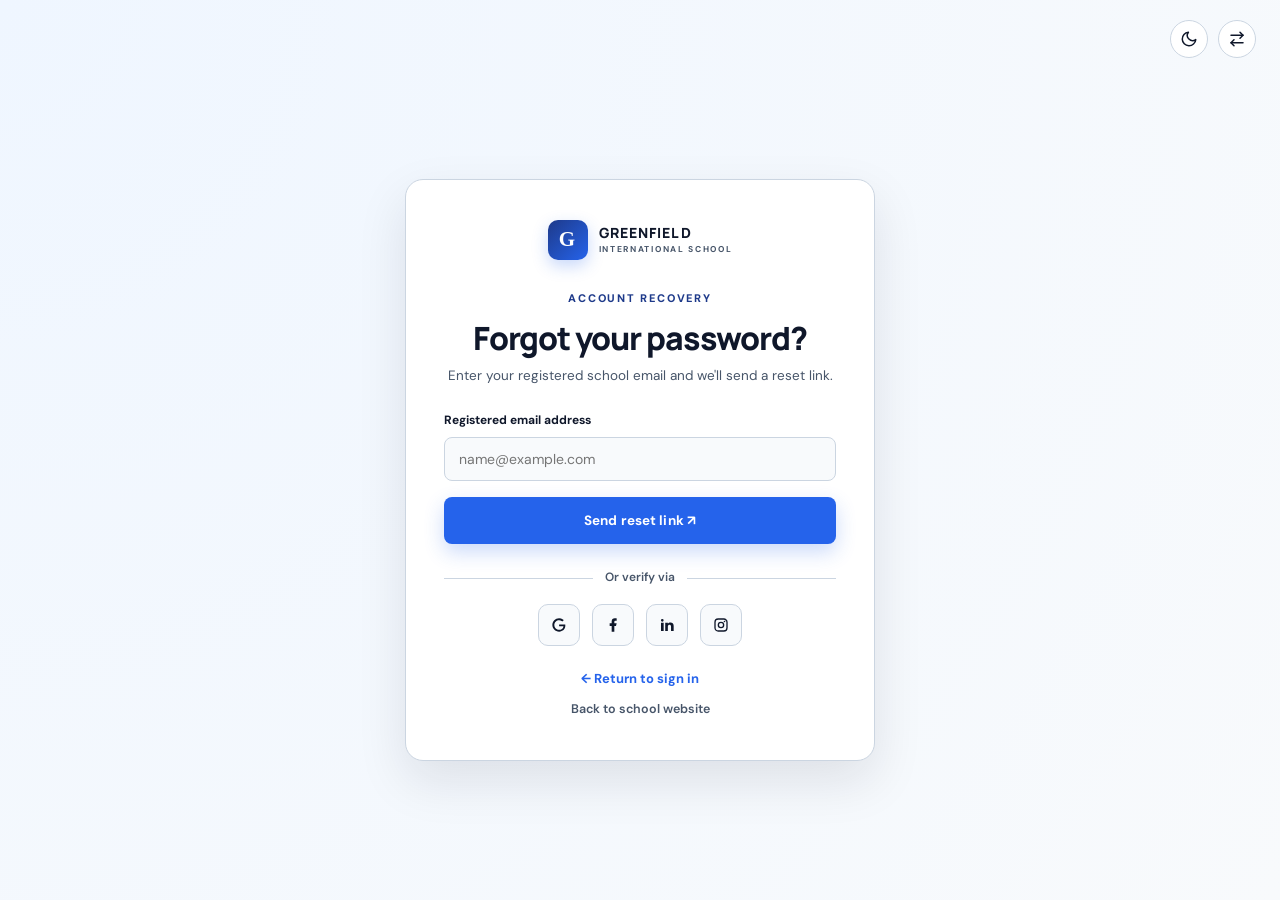
<file: forgot-password.html>
<!DOCTYPE html>
<html lang="en" dir="ltr">
<head>
  <meta charset="UTF-8">
  <meta name="viewport" content="width=device-width, initial-scale=1">
  <title>Reset password | Greenfield International School</title>
  <link rel="preconnect" href="https://fonts.googleapis.com">
  <link rel="preconnect" href="https://fonts.gstatic.com" crossorigin>
  <link href="https://fonts.googleapis.com/css2?family=DM+Sans:wght@400;500;600;700&family=Manrope:wght@400;500;600;700;800&display=swap" rel="stylesheet">
  <link rel="icon" type="image/svg+xml" href="assets/favicon.svg">
  <link rel="stylesheet" href="assets/styles.css">
</head>
<body class="auth-page">
  <div class="auth-tools">
    <button class="icon-btn" data-theme aria-label="Toggle theme" title="Toggle theme">
      <svg viewBox="0 0 24 24" aria-hidden="true"><path d="M21 12.79A9 9 0 1 1 11.21 3 7 7 0 0 0 21 12.79z"></path></svg>
    </button>
    <button class="icon-btn" data-rtl aria-label="Toggle RTL" title="Toggle RTL">
      <svg viewBox="0 0 24 24" aria-hidden="true"><path d="M16 3l4 4-4 4"></path><path d="M20 7H4"></path><path d="M8 21l-4-4 4-4"></path><path d="M4 17h16"></path></svg>
    </button>
  </div>

  <main class="auth-shell">
    <div class="auth-card">
      <a class="brand auth-brand" href="index.html">
        <span class="brand-mark">G</span>
        <span>GREENFIELD<small>INTERNATIONAL SCHOOL</small></span>
      </a>

      <div class="auth-header">
        <span class="eyebrow">ACCOUNT RECOVERY</span>
        <h1>Forgot your password?</h1>
        <p class="auth-sub">Enter your registered school email and we'll send a reset link.</p>
      </div>

      <form class="auth-form" onsubmit="event.preventDefault();document.getElementById('auth-msg').hidden=false">
        <label>
          Registered email address
          <input type="email" required placeholder="name@example.com">
        </label>

        <button class="btn btn-primary btn-full" type="submit">Send reset link ↗</button>
        <p id="auth-msg" class="success-message" hidden>Demo recovery: reset links require a connected authentication service.</p>
      </form>

      <div class="auth-divider"><span>Or verify via</span></div>

      <div class="auth-socials" aria-label="Social recovery options">
        <a href="https://accounts.google.com" target="_blank" rel="noopener" aria-label="Google" title="Google">
          <svg viewBox="0 0 24 24" aria-hidden="true"><path d="M21.35 11.1h-9.17v2.73h6.51c-.33 3.81-3.5 5.44-6.5 5.44C8.36 19.27 5 16.25 5 12c0-4.1 3.2-7.27 7.2-7.27 3.09 0 4.9 1.97 4.9 1.97L19 4.72S16.56 2 12.1 2C6.42 2 2.03 6.8 2.03 12c0 5.05 4.13 10 10.22 10 5.35 0 9.25-3.67 9.25-9.09 0-1.15-.15-1.81-.15-1.81z"></path></svg>
        </a>
        <a href="https://facebook.com" target="_blank" rel="noopener" aria-label="Facebook" title="Facebook">
          <svg viewBox="0 0 24 24" aria-hidden="true"><path d="M14 13.5h2.5l1-4H14v-2c0-1.03 0-2 2-2h1.5V2.14c-.326-.043-1.557-.14-2.857-.14C11.928 2 10 3.657 10 6.7v2.8H7v4h3V22h4v-8.5z"></path></svg>
        </a>
        <a href="https://linkedin.com" target="_blank" rel="noopener" aria-label="LinkedIn" title="LinkedIn">
          <svg viewBox="0 0 24 24" aria-hidden="true"><path d="M6.94 5a2 2 0 1 1-4-.002 2 2 0 0 1 4 .002zM7 8.48H3V21h4V8.48zm6.32 0H9.34V21h3.94v-6.57c0-3.66 4.77-4 4.77 0V21H22v-7.93c0-6.17-7.06-5.94-8.72-2.91l.04-1.68z"></path></svg>
        </a>
        <a href="https://instagram.com" target="_blank" rel="noopener" aria-label="Instagram" title="Instagram">
          <svg viewBox="0 0 24 24" aria-hidden="true"><path d="M7.8 2h8.4C19.4 2 22 4.6 22 7.8v8.4a5.8 5.8 0 0 1-5.8 5.8H7.8C4.6 22 2 19.4 2 16.2V7.8A5.8 5.8 0 0 1 7.8 2zm-.2 2A3.6 3.6 0 0 0 4 7.6v8.8C4 18.39 5.61 20 7.6 20h8.8a3.6 3.6 0 0 0 3.6-3.6V7.6C20 5.61 18.39 4 16.4 4H7.6zm9.65 1.5a1.25 1.25 0 1 1 0 2.5 1.25 1.25 0 0 1 0-2.5zM12 7a5 5 0 1 1 0 10 5 5 0 0 1 0-10zm0 2a3 3 0 1 0 0 6 3 3 0 0 0 0-6z"></path></svg>
        </a>
      </div>

      <p class="auth-switch"><a href="login.html">← Return to sign in</a></p>
      <a class="back-home" href="index.html">Back to school website</a>
    </div>
  </main>

  <script src="assets/script.js"></script>
</body>
</html>
</file>
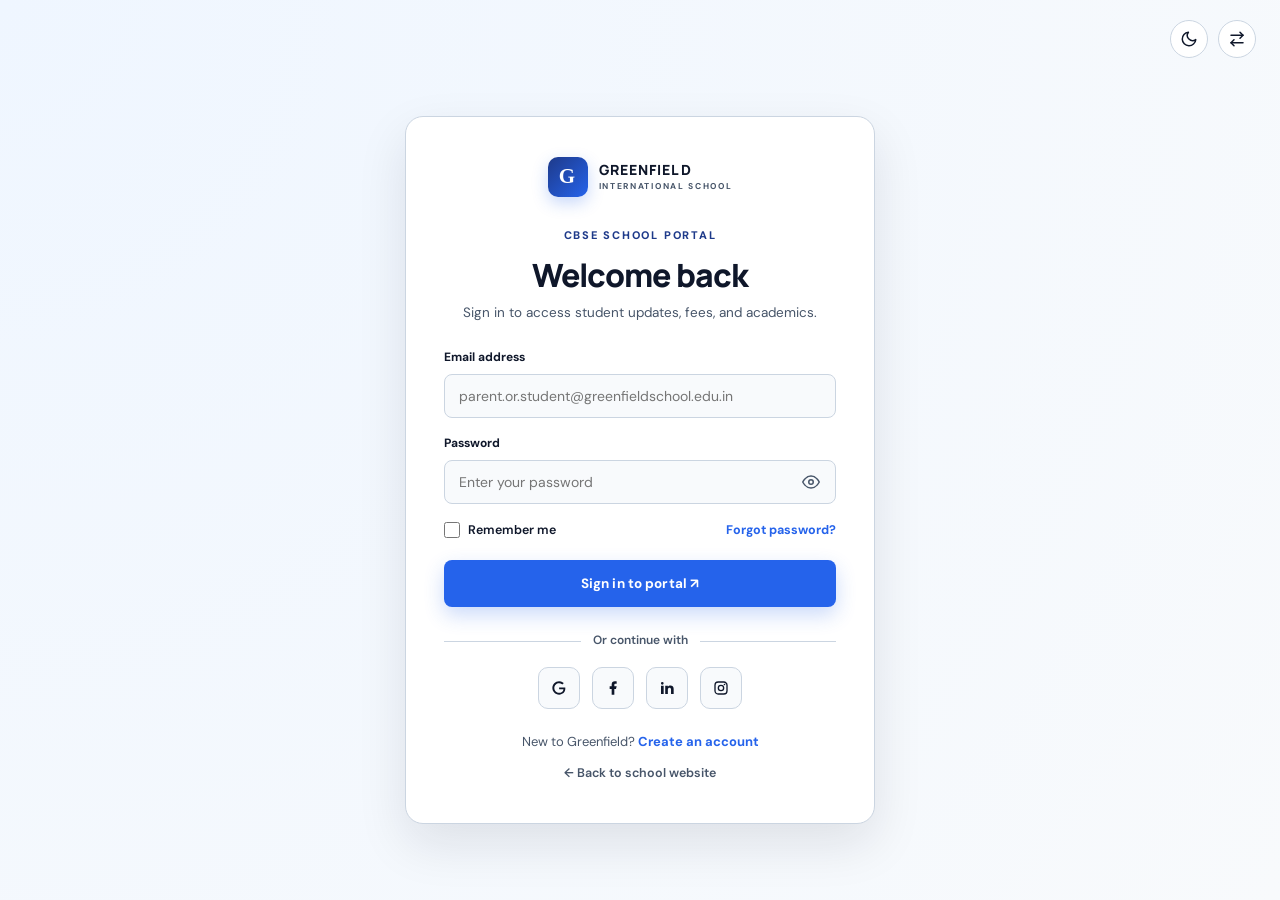
<file: login.html>
<!DOCTYPE html>
<html lang="en" dir="ltr">

<head>
  <meta charset="UTF-8">
  <meta name="viewport" content="width=device-width, initial-scale=1">
  <title>Sign in | Greenfield International School</title>
  <link rel="preconnect" href="https://fonts.googleapis.com">
  <link rel="preconnect" href="https://fonts.gstatic.com" crossorigin>
  <link
    href="https://fonts.googleapis.com/css2?family=DM+Sans:wght@400;500;600;700&family=Manrope:wght@400;500;600;700;800&display=swap"
    rel="stylesheet">
  <link rel="icon" type="image/svg+xml" href="assets/favicon.svg">
  <link rel="stylesheet" href="assets/styles.css">
</head>

<body class="auth-page">
  <div class="auth-tools">
    <button class="icon-btn" data-theme aria-label="Toggle theme" title="Toggle theme">
      <svg viewBox="0 0 24 24" aria-hidden="true">
        <path d="M21 12.79A9 9 0 1 1 11.21 3 7 7 0 0 0 21 12.79z"></path>
      </svg>
    </button>
    <button class="icon-btn" data-rtl aria-label="Toggle RTL" title="Toggle RTL">
      <svg viewBox="0 0 24 24" aria-hidden="true">
        <path d="M16 3l4 4-4 4"></path>
        <path d="M20 7H4"></path>
        <path d="M8 21l-4-4 4-4"></path>
        <path d="M4 17h16"></path>
      </svg>
    </button>
  </div>

  <main class="auth-shell">
    <div class="auth-card">
      <a class="brand auth-brand" href="index.html">
        <span class="brand-mark">G</span>
        <span>GREENFIELD<small>INTERNATIONAL SCHOOL</small></span>
      </a>

      <div class="auth-header">
        <span class="eyebrow">CBSE SCHOOL PORTAL</span>
        <h1>Welcome back</h1>
        <p class="auth-sub">Sign in to access student updates, fees, and academics.</p>
      </div>

      <form class="auth-form" onsubmit="event.preventDefault();document.getElementById('auth-msg').hidden=false">
        <label>
          Email address
          <input type="email" required placeholder="parent.or.student@greenfieldschool.edu.in">
        </label>

        <label>
          Password
          <div class="password-wrap">
            <input type="password" required placeholder="Enter your password">
            <button type="button" class="password-toggle" data-toggle-password aria-label="Show password"></button>
          </div>
        </label>

        <div class="auth-options">
          <label class="remember">
            <input type="checkbox">
            <span>Remember me</span>
          </label>
          <a href="forgot-password.html">Forgot password?</a>
        </div>

        <button class="btn btn-primary btn-full" type="submit">Sign in to portal ↗</button>
        <p id="auth-msg" class="success-message" hidden>Demo sign-in successful. Connect your school portal
          authentication service for live access.</p>
      </form>

      <div class="auth-divider"><span>Or continue with</span></div>

      <div class="auth-socials" aria-label="Social sign in options">
        <a href="https://accounts.google.com" target="_blank" rel="noopener" aria-label="Continue with Google"
          title="Google">
          <svg viewBox="0 0 24 24" aria-hidden="true">
            <path
              d="M21.35 11.1h-9.17v2.73h6.51c-.33 3.81-3.5 5.44-6.5 5.44C8.36 19.27 5 16.25 5 12c0-4.1 3.2-7.27 7.2-7.27 3.09 0 4.9 1.97 4.9 1.97L19 4.72S16.56 2 12.1 2C6.42 2 2.03 6.8 2.03 12c0 5.05 4.13 10 10.22 10 5.35 0 9.25-3.67 9.25-9.09 0-1.15-.15-1.81-.15-1.81z">
            </path>
          </svg>
        </a>
        <a href="https://facebook.com" target="_blank" rel="noopener" aria-label="Continue with Facebook"
          title="Facebook">
          <svg viewBox="0 0 24 24" aria-hidden="true">
            <path
              d="M14 13.5h2.5l1-4H14v-2c0-1.03 0-2 2-2h1.5V2.14c-.326-.043-1.557-.14-2.857-.14C11.928 2 10 3.657 10 6.7v2.8H7v4h3V22h4v-8.5z">
            </path>
          </svg>
        </a>
        <a href="https://linkedin.com" target="_blank" rel="noopener" aria-label="Continue with LinkedIn"
          title="LinkedIn">
          <svg viewBox="0 0 24 24" aria-hidden="true">
            <path
              d="M6.94 5a2 2 0 1 1-4-.002 2 2 0 0 1 4 .002zM7 8.48H3V21h4V8.48zm6.32 0H9.34V21h3.94v-6.57c0-3.66 4.77-4 4.77 0V21H22v-7.93c0-6.17-7.06-5.94-8.72-2.91l.04-1.68z">
            </path>
          </svg>
        </a>
        <a href="https://instagram.com" target="_blank" rel="noopener" aria-label="Continue with Instagram"
          title="Instagram">
          <svg viewBox="0 0 24 24" aria-hidden="true">
            <path
              d="M7.8 2h8.4C19.4 2 22 4.6 22 7.8v8.4a5.8 5.8 0 0 1-5.8 5.8H7.8C4.6 22 2 19.4 2 16.2V7.8A5.8 5.8 0 0 1 7.8 2zm-.2 2A3.6 3.6 0 0 0 4 7.6v8.8C4 18.39 5.61 20 7.6 20h8.8a3.6 3.6 0 0 0 3.6-3.6V7.6C20 5.61 18.39 4 16.4 4H7.6zm9.65 1.5a1.25 1.25 0 1 1 0 2.5 1.25 1.25 0 0 1 0-2.5zM12 7a5 5 0 1 1 0 10 5 5 0 0 1 0-10zm0 2a3 3 0 1 0 0 6 3 3 0 0 0 0-6z">
            </path>
          </svg>
        </a>
      </div>

      <p class="auth-switch">New to Greenfield? <a href="register.html">Create an account</a></p>
      <a class="back-home" href="index.html">← Back to school website</a>
    </div>
  </main>

  <script src="assets/script.js"></script>
</body>

</html>
</file>
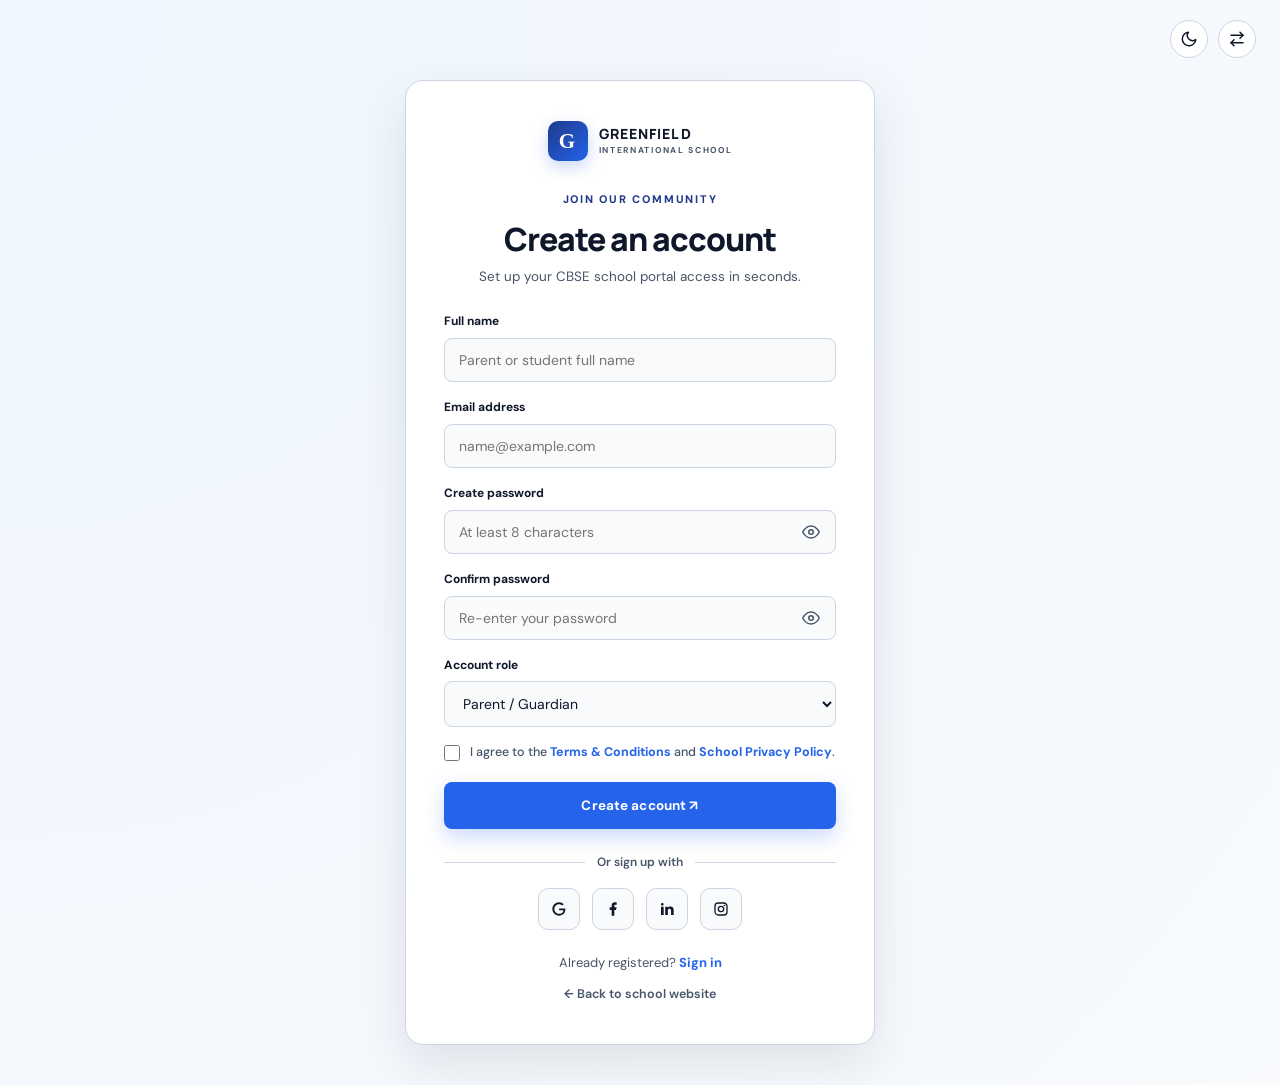
<file: register.html>
<!DOCTYPE html>
<html lang="en" dir="ltr">

<head>
  <meta charset="UTF-8">
  <meta name="viewport" content="width=device-width, initial-scale=1">
  <title>Create account | Greenfield International School</title>
  <link rel="preconnect" href="https://fonts.googleapis.com">
  <link rel="preconnect" href="https://fonts.gstatic.com" crossorigin>
  <link
    href="https://fonts.googleapis.com/css2?family=DM+Sans:wght@400;500;600;700&family=Manrope:wght@400;500;600;700;800&display=swap"
    rel="stylesheet">
  <link rel="icon" type="image/svg+xml" href="assets/favicon.svg">
  <link rel="stylesheet" href="assets/styles.css">
</head>

<body class="auth-page">
  <div class="auth-tools">
    <button class="icon-btn" data-theme aria-label="Toggle theme" title="Toggle theme">
      <svg viewBox="0 0 24 24" aria-hidden="true">
        <path d="M21 12.79A9 9 0 1 1 11.21 3 7 7 0 0 0 21 12.79z"></path>
      </svg>
    </button>
    <button class="icon-btn" data-rtl aria-label="Toggle RTL" title="Toggle RTL">
      <svg viewBox="0 0 24 24" aria-hidden="true">
        <path d="M16 3l4 4-4 4"></path>
        <path d="M20 7H4"></path>
        <path d="M8 21l-4-4 4-4"></path>
        <path d="M4 17h16"></path>
      </svg>
    </button>
  </div>

  <main class="auth-shell">
    <div class="auth-card">
      <a class="brand auth-brand" href="index.html">
        <span class="brand-mark">G</span>
        <span>GREENFIELD<small>INTERNATIONAL SCHOOL</small></span>
      </a>

      <div class="auth-header">
        <span class="eyebrow">JOIN OUR COMMUNITY</span>
        <h1>Create an account</h1>
        <p class="auth-sub">Set up your CBSE school portal access in seconds.</p>
      </div>

      <form class="auth-form" onsubmit="event.preventDefault();document.getElementById('auth-msg').hidden=false">
        <label>
          Full name
          <input type="text" required placeholder="Parent or student full name">
        </label>

        <label>
          Email address
          <input type="email" required placeholder="name@example.com">
        </label>

        <label>
          Create password
          <div class="password-wrap">
            <input type="password" minlength="8" required placeholder="At least 8 characters">
            <button type="button" class="password-toggle" data-toggle-password aria-label="Show password"></button>
          </div>
        </label>

        <label>
          Confirm password
          <div class="password-wrap">
            <input type="password" minlength="8" required placeholder="Re-enter your password">
            <button type="button" class="password-toggle" data-toggle-password aria-label="Show password"></button>
          </div>
        </label>

        <label>
          Account role
          <select>
            <option>Parent / Guardian</option>
            <option>Student (CBSE Grade I–XII)</option>
            <option>Faculty / Staff Member</option>
          </select>
        </label>

        <label class="terms-check">
          <input type="checkbox" required>
          <span>I agree to the <a href="admissions.html">Terms &amp; Conditions</a> and <a href="about.html">School
              Privacy Policy</a>.</span>
        </label>

        <button class="btn btn-primary btn-full" type="submit">Create account ↗</button>
        <p id="auth-msg" class="success-message" hidden>Demo registration received. Connect a backend service to create
          live school portal accounts.</p>
      </form>

      <div class="auth-divider"><span>Or sign up with</span></div>

      <div class="auth-socials" aria-label="Social sign up options">
        <a href="https://accounts.google.com" target="_blank" rel="noopener" aria-label="Sign up with Google"
          title="Google">
          <svg viewBox="0 0 24 24" aria-hidden="true">
            <path
              d="M21.35 11.1h-9.17v2.73h6.51c-.33 3.81-3.5 5.44-6.5 5.44C8.36 19.27 5 16.25 5 12c0-4.1 3.2-7.27 7.2-7.27 3.09 0 4.9 1.97 4.9 1.97L19 4.72S16.56 2 12.1 2C6.42 2 2.03 6.8 2.03 12c0 5.05 4.13 10 10.22 10 5.35 0 9.25-3.67 9.25-9.09 0-1.15-.15-1.81-.15-1.81z">
            </path>
          </svg>
        </a>
        <a href="https://facebook.com" target="_blank" rel="noopener" aria-label="Sign up with Facebook"
          title="Facebook">
          <svg viewBox="0 0 24 24" aria-hidden="true">
            <path
              d="M14 13.5h2.5l1-4H14v-2c0-1.03 0-2 2-2h1.5V2.14c-.326-.043-1.557-.14-2.857-.14C11.928 2 10 3.657 10 6.7v2.8H7v4h3V22h4v-8.5z">
            </path>
          </svg>
        </a>
        <a href="https://linkedin.com" target="_blank" rel="noopener" aria-label="Sign up with LinkedIn"
          title="LinkedIn">
          <svg viewBox="0 0 24 24" aria-hidden="true">
            <path
              d="M6.94 5a2 2 0 1 1-4-.002 2 2 0 0 1 4 .002zM7 8.48H3V21h4V8.48zm6.32 0H9.34V21h3.94v-6.57c0-3.66 4.77-4 4.77 0V21H22v-7.93c0-6.17-7.06-5.94-8.72-2.91l.04-1.68z">
            </path>
          </svg>
        </a>
        <a href="https://instagram.com" target="_blank" rel="noopener" aria-label="Sign up with Instagram"
          title="Instagram">
          <svg viewBox="0 0 24 24" aria-hidden="true">
            <path
              d="M7.8 2h8.4C19.4 2 22 4.6 22 7.8v8.4a5.8 5.8 0 0 1-5.8 5.8H7.8C4.6 22 2 19.4 2 16.2V7.8A5.8 5.8 0 0 1 7.8 2zm-.2 2A3.6 3.6 0 0 0 4 7.6v8.8C4 18.39 5.61 20 7.6 20h8.8a3.6 3.6 0 0 0 3.6-3.6V7.6C20 5.61 18.39 4 16.4 4H7.6zm9.65 1.5a1.25 1.25 0 1 1 0 2.5 1.25 1.25 0 0 1 0-2.5zM12 7a5 5 0 1 1 0 10 5 5 0 0 1 0-10zm0 2a3 3 0 1 0 0 6 3 3 0 0 0 0-6z">
            </path>
          </svg>
        </a>
      </div>

      <p class="auth-switch">Already registered? <a href="login.html">Sign in</a></p>
      <a class="back-home" href="index.html">← Back to school website</a>
    </div>
  </main>

  <script src="assets/script.js"></script>
</body>

</html>
</file>
<file: assets/styles.css>
* {
  box-sizing: border-box;
}

:root {
  --ink: #0f172a;
  --muted: #475569;
  --paper: #f8fafc;
  --white: #ffffff;
  --soft: #eff6ff;
  --line: #cbd5e1;
  --primary: #1e3a8a;
  --primary-bright: #2563eb;
  --primary-hover: #1d4ed8;
  --primary-dark: #0f172a;
  --accent: #b45309;
  --accent-bright: #fbbf24;
  --accent-soft: #dbeafe;
  --header-bg: rgba(248, 250, 252, 0.94);
  --shadow: 0 20px 50px rgba(15, 23, 42, 0.1);
  --card-shadow: 0 10px 30px rgba(15, 23, 42, 0.06);
  --success-bg: #dcfce7;
  --success-ink: #166534;
}

.dark-mode {
  --ink: #f8fafc;
  --muted: #cbd5e1;
  --paper: #0b1120;
  --white: #15203b;
  --soft: #10192e;
  --line: #2b3e66;
  --primary: #60a5fa;
  --primary-bright: #3b82f6;
  --primary-hover: #2563eb;
  --primary-dark: #060a14;
  --accent: #fbbf24;
  --accent-bright: #fcd34d;
  --accent-soft: #1e3a8a;
  --header-bg: rgba(11, 17, 32, 0.94);
  --shadow: 0 24px 60px rgba(0, 0, 0, 0.45);
  --card-shadow: 0 12px 32px rgba(0, 0, 0, 0.35);
  --success-bg: #14532d;
  --success-ink: #bbf7d0;
}

html {
  scroll-behavior: smooth;
  overflow-x: clip;
  max-width: 100%;
}

body {
  margin: 0;
  background: var(--paper);
  color: var(--ink);
  font-family: "DM Sans", -apple-system, BlinkMacSystemFont, sans-serif;
  line-height: 1.65;
  overflow-x: clip;
  max-width: 100%;
  transition: background-color 0.25s ease, color 0.25s ease;
}

img {
  max-width: 100%;
  display: block;
}

h1,
h2,
h3,
h4 {
  font-family: "Manrope", sans-serif;
  line-height: 1.15;
  letter-spacing: -0.03em;
  margin: 0 0 16px;
  color: var(--ink);
}

h1 {
  font-size: clamp(1.95rem, 5.2vw, 4.5rem);
  font-weight: 800;
  overflow-wrap: break-word;
}

h2 {
  font-size: clamp(1.65rem, 3.6vw, 3.1rem);
  font-weight: 800;
  overflow-wrap: break-word;
}

h3 {
  font-size: 1.3rem;
  font-weight: 700;
}

p {
  color: var(--muted);
  margin: 0 0 16px;
}

em {
  font-family: Georgia, "Times New Roman", serif;
  font-style: italic;
  font-weight: 400;
  color: var(--primary-bright);
}

a {
  color: inherit;
  text-decoration: none;
}

button {
  font-family: inherit;
}

.container {
  width: min(1200px, calc(100% - 48px));
  margin: 0 auto;
}

/* Header & Navbar */
.site-header {
  height: 82px;
  background: var(--header-bg);
  position: sticky;
  top: 0;
  z-index: 60;
  border-bottom: 1px solid var(--line);
  backdrop-filter: blur(16px);
}

.nav-wrap {
  height: 100%;
  display: flex;
  align-items: center;
  justify-content: space-between;
  gap: 20px;
}

.brand {
  display: inline-flex;
  align-items: center;
  gap: 11px;
  font: 800 14px "Manrope", sans-serif;
  letter-spacing: 0.08em;
  color: var(--ink);
  line-height: 1.1;
  flex-shrink: 0;
}

.brand small {
  display: block;
  font: 700 8.5px "DM Sans", sans-serif;
  letter-spacing: 0.2em;
  margin-top: 4px;
  color: var(--muted);
}

.brand-mark {
  width: 40px;
  height: 40px;
  border-radius: 10px;
  background: linear-gradient(135deg, #1e3a8a, #2563eb);
  color: #ffffff;
  display: grid;
  place-items: center;
  font: 800 21px Georgia, serif;
  box-shadow: 0 6px 16px rgba(37, 99, 235, 0.25);
  flex-shrink: 0;
}

.main-nav {
  flex: 1;
  display: flex;
  align-items: center;
  justify-content: space-between;
  gap: 16px;
}

.nav-links {
  display: flex;
  align-items: center;
  justify-content: center;
  gap: 22px;
  margin: 0 auto;
}

.nav-links a {
  font-size: 13.5px;
  font-weight: 700;
  color: var(--muted);
  padding: 8px 2px;
  position: relative;
  white-space: nowrap;
  transition: color 0.2s ease;
}

.nav-links a:hover,
.nav-links a.active {
  color: var(--primary);
}

.nav-links a.active::after {
  content: "";
  position: absolute;
  bottom: 0;
  left: 50%;
  transform: translateX(-50%);
  width: 22px;
  height: 2.5px;
  border-radius: 2px;
  background: var(--accent);
}

.nav-actions {
  display: flex;
  align-items: center;
  gap: 10px;
  flex-shrink: 0;
}

.icon-btn {
  border: 1px solid var(--line);
  background: var(--white);
  color: var(--ink);
  border-radius: 50%;
  width: 38px;
  height: 38px;
  cursor: pointer;
  display: inline-grid;
  place-items: center;
  transition: background-color 0.2s ease, border-color 0.2s ease, color 0.2s ease, transform 0.2s ease;
  padding: 0;
  flex-shrink: 0;
}

.icon-btn:hover {
  border-color: var(--primary-bright);
  color: var(--primary-bright);
  transform: translateY(-1px);
}

.icon-btn svg {
  width: 18px;
  height: 18px;
  stroke: currentColor;
  fill: none;
  stroke-width: 2;
  stroke-linecap: round;
  stroke-linejoin: round;
}

.btn-nav {
  padding: 10px 18px !important;
  font-size: 13px !important;
  border-radius: 8px !important;
  white-space: nowrap;
}

.menu-toggle {
  display: none;
  width: 42px;
  height: 42px;
  border-radius: 10px;
  border: 1px solid var(--line);
  background: var(--white);
  color: var(--ink);
  cursor: pointer;
  place-items: center;
  padding: 0;
}

.menu-toggle svg {
  width: 22px;
  height: 22px;
  stroke: currentColor;
  fill: none;
  stroke-width: 2.2;
  stroke-linecap: round;
}

/* Buttons & Eyebrows */
.eyebrow {
  display: inline-flex;
  flex-wrap: wrap;
  justify-content: center;
  align-items: center;
  gap: 8px;
  max-width: 100%;
  color: var(--primary);
  font-size: 11px;
  font-weight: 800;
  letter-spacing: 0.16em;
  text-transform: uppercase;
}

.eyebrow.light {
  color: var(--accent-bright);
}

.btn {
  display: inline-flex;
  align-items: center;
  justify-content: center;
  gap: 10px;
  padding: 14px 24px;
  border-radius: 8px;
  font-size: 13.5px;
  font-weight: 700;
  letter-spacing: 0.01em;
  border: 1px solid transparent;
  cursor: pointer;
  transition: transform 0.2s ease, background-color 0.2s ease, box-shadow 0.2s ease, border-color 0.2s ease;
  text-align: center;
}

.btn:hover {
  transform: translateY(-2px);
}

.btn-primary {
  background: var(--primary-bright);
  color: #ffffff;
  box-shadow: 0 8px 20px rgba(37, 99, 235, 0.24);
}

.btn-primary:hover {
  background: var(--primary-hover);
  color: #ffffff;
}

.btn-gold {
  background: var(--accent-bright);
  color: #0f172a;
  box-shadow: 0 8px 22px rgba(251, 191, 36, 0.28);
}

.btn-gold:hover {
  background: #f59e0b;
  color: #0f172a;
}

.btn-glass {
  border: 1px solid rgba(255, 255, 255, 0.65);
  color: #ffffff;
  background: rgba(15, 23, 42, 0.45);
  backdrop-filter: blur(8px);
}

.btn-glass:hover {
  background: rgba(255, 255, 255, 0.18);
  color: #ffffff;
}

.btn-light {
  background: #ffffff;
  color: #1e3a8a;
}

.btn-light:hover {
  background: #eff6ff;
  color: #1e3a8a;
}

.btn-outline {
  background: transparent;
  color: var(--primary-bright);
  border-color: var(--line);
}

.btn-outline:hover {
  border-color: var(--primary-bright);
  background: var(--soft);
}

.btn-full {
  width: 100%;
}

.text-link {
  display: inline-flex;
  gap: 10px;
  align-items: center;
  color: var(--primary);
  font-size: 13px;
  font-weight: 800;
  border-bottom: 1.5px solid var(--line);
  padding-bottom: 6px;
  margin-top: auto;
  width: fit-content;
  transition: color 0.2s ease, border-color 0.2s ease;
}

.text-link:hover {
  color: var(--primary-bright);
  border-color: var(--primary-bright);
}

/* Centered Hero Architecture */
.hero,
.page-hero {
  position: relative;
  background-size: cover;
  background-position: center;
  color: #ffffff;
  overflow: hidden;
  display: flex;
  align-items: center;
  justify-content: center;
}

.hero {
  min-height: 650px;
  padding: 90px 0;
}

.page-hero {
  min-height: 440px;
  padding: 100px 0;
}

.hero-one {
  background-image: url("images/hero-home1.jpg");
}

.hero-two-distinct {
  background-image: linear-gradient(180deg, rgba(11, 17, 32, 0.8), rgba(15, 23, 42, 0.88)), url("images/hero-home2.jpg");
  min-height: auto;
  padding: 84px 0 72px;
  flex-direction: column;
}

.page-hero-about {
  background-image: url("images/hero-about.jpg");
}

.page-hero-academic {
  background-image: url("images/hero-academics.jpg");
}

.page-hero-admissions {
  background-image: url("images/hero-admissions.jpg");
}

.page-hero-products {
  background-image: url("images/hero-products.jpg");
}

.page-hero-contact {
  background-image: url("images/hero-contact.jpg");
}

.hero-shade,
.page-hero::before {
  content: "";
  position: absolute;
  inset: 0;
  background: linear-gradient(180deg, rgba(11, 17, 32, 0.72) 0%, rgba(15, 23, 42, 0.84) 100%);
  z-index: 0;
}

.hero-content,
.page-hero .container {
  position: relative;
  z-index: 2;
  width: min(1200px, calc(100% - 36px));
  max-width: 100%;
  min-width: 0;
  display: flex;
  flex-direction: column;
  align-items: center;
  justify-content: center;
  text-align: center;
  margin: 0 auto;
}

.hero-content h1,
.page-hero h1 {
  color: #ffffff;
  max-width: 860px;
  margin: 18px auto 18px;
  text-align: center;
}

.hero-content h1 em,
.page-hero h1 em,
.highlight-band h2 em,
.cta-section h2 em,
.campus-copy h2 em {
  color: var(--accent-bright);
}

.hero-content p,
.page-hero p {
  max-width: 640px;
  color: rgba(248, 250, 252, 0.9);
  font-size: 17.5px;
  margin: 0 auto;
  text-align: center;
}

.hero-actions {
  display: flex;
  flex-wrap: wrap;
  align-items: center;
  justify-content: center;
  gap: 14px;
  margin-top: 30px;
}

.hero-proof {
  display: flex;
  align-items: center;
  justify-content: center;
  gap: 14px;
  margin-top: 38px;
  background: rgba(15, 23, 42, 0.55);
  border: 1px solid rgba(255, 255, 255, 0.22);
  padding: 12px 22px;
  border-radius: 999px;
  backdrop-filter: blur(10px);
}

.hero-proof p {
  font-size: 13px;
  margin: 0;
  color: rgba(248, 250, 252, 0.92);
  text-align: left;
}

.hero-proof strong {
  color: #ffffff;
}

.proof-avatars {
  display: flex;
}

.proof-avatars span {
  width: 30px;
  height: 30px;
  margin-inline-end: -7px;
  border: 2px solid #ffffff;
  background: #2563eb;
  border-radius: 50%;
  display: grid;
  place-items: center;
  color: #fbbf24;
  font-size: 12px;
}

.hero-badges-row {
  display: flex;
  flex-wrap: wrap;
  justify-content: center;
  gap: 10px;
  margin-top: 26px;
}

.hero-pill {
  font-size: 11px;
  font-weight: 700;
  letter-spacing: 0.12em;
  text-transform: uppercase;
  padding: 7px 14px;
  border-radius: 999px;
  background: rgba(255, 255, 255, 0.14);
  border: 1px solid rgba(255, 255, 255, 0.28);
  color: #ffffff;
}

/* Home 2 Distinct Hero Stage */
.hero-two-distinct .hero-content {
  width: 100%;
}

.hero-glass-stage {
  width: min(860px, 100%);
  background: rgba(15, 23, 42, 0.62);
  border: 1px solid rgba(255, 255, 255, 0.24);
  border-radius: 20px;
  padding: 46px 38px;
  backdrop-filter: blur(16px);
  box-shadow: 0 28px 65px rgba(0, 0, 0, 0.35);
  display: flex;
  flex-direction: column;
  align-items: center;
  text-align: center;
}

.hero-showcase-grid {
  width: 100%;
  display: grid;
  grid-template-columns: repeat(3, 1fr);
  gap: 20px;
  margin-top: 34px;
}

.hero-showcase-card {
  background: rgba(15, 23, 42, 0.72);
  border: 1px solid rgba(255, 255, 255, 0.2);
  border-radius: 14px;
  overflow: hidden;
  display: flex;
  flex-direction: column;
  text-align: center;
  backdrop-filter: blur(10px);
  transition: transform 0.25s ease, border-color 0.25s ease;
}

.hero-showcase-card:hover {
  transform: translateY(-4px);
  border-color: var(--accent-bright);
}

.hero-showcase-card img {
  width: 100%;
  height: 175px;
  object-fit: cover;
}

.hero-showcase-body {
  padding: 20px;
  display: flex;
  flex-direction: column;
  align-items: center;
  flex: 1;
}

.hero-showcase-body span {
  font-size: 10px;
  font-weight: 800;
  letter-spacing: 0.16em;
  text-transform: uppercase;
  color: var(--accent-bright);
  margin-bottom: 8px;
}

.hero-showcase-body h3 {
  color: #ffffff;
  font-size: 1.08rem;
  margin-bottom: 8px;
}

.hero-showcase-body p {
  color: rgba(248, 250, 252, 0.82);
  font-size: 13px;
  margin-bottom: 16px;
}

.hero-showcase-body .btn {
  margin-top: auto;
  padding: 9px 16px;
  font-size: 12px;
}

/* Stats Strip */
.stats-strip {
  background: var(--primary-dark);
  color: #ffffff;
  border-bottom: 1px solid rgba(255, 255, 255, 0.1);
}

.stats-grid {
  display: grid;
  grid-template-columns: repeat(4, 1fr);
  padding: 28px 0;
}

.stats-grid>div {
  padding: 6px 24px;
  border-inline-end: 1px solid rgba(255, 255, 255, 0.18);
  text-align: center;
}

.stats-grid>div:last-child {
  border-inline-end: 0;
}

.stats-grid strong {
  font: 800 32px "Manrope", sans-serif;
  display: block;
  color: #ffffff;
}

.stats-grid strong span {
  color: var(--accent-bright);
}

.stats-grid small {
  color: rgba(248, 250, 252, 0.82);
  font-size: 12px;
  font-weight: 500;
}

/* Sections & Grids */
.section {
  padding: 92px 0;
}

.soft-section {
  background: var(--soft);
}

.split-intro {
  display: grid;
  grid-template-columns: 1fr 1fr;
  gap: 56px;
  align-items: center;
  margin-bottom: 56px;
}

.split-intro h2 {
  margin-top: 12px;
}

.lead {
  font-size: 18px;
  line-height: 1.6;
  color: var(--ink);
  font-weight: 500;
}

.intro-highlight-card {
  margin-top: 24px;
  display: grid;
  grid-template-columns: 125px 1fr;
  gap: 16px;
  align-items: center;
  background: var(--white);
  border: 1px solid var(--line);
  border-radius: 12px;
  padding: 12px;
  box-shadow: var(--card-shadow);
}

.intro-highlight-card img {
  width: 125px;
  height: 92px;
  object-fit: cover;
  border-radius: 8px;
}

.intro-highlight-card strong {
  display: block;
  font-family: "Manrope", sans-serif;
  font-size: 14px;
  color: var(--ink);
  margin-bottom: 4px;
}

.intro-highlight-card span {
  font-size: 12.5px;
  color: var(--muted);
  display: block;
  line-height: 1.45;
}

.intro-copy {
  display: flex;
  flex-direction: column;
}

.mini-metrics {
  display: grid;
  grid-template-columns: repeat(2, 1fr);
  gap: 14px;
  margin: 18px 0 22px;
}

.mini-metrics>div {
  background: var(--white);
  border: 1px solid var(--line);
  border-radius: 10px;
  padding: 14px 16px;
}

.mini-metrics strong {
  display: block;
  font: 800 18px "Manrope", sans-serif;
  color: var(--primary-bright);
}

.mini-metrics span {
  font-size: 12px;
  color: var(--muted);
}

.section-heading {
  display: flex;
  justify-content: space-between;
  align-items: flex-end;
  margin-bottom: 40px;
  gap: 32px;
}

.section-heading h2 {
  margin-top: 12px;
  margin-bottom: 0;
}

.heading-note {
  max-width: 360px;
  font-size: 14.5px;
  margin: 0;
}

/* Unified Card Grids (6 items = 3x2 Desktop/1024px, 2x3 Tablet/768px, 1x6 Mobile) */
.feature-grid,
.academic-cards,
.products-grid {
  display: grid;
  grid-template-columns: repeat(3, 1fr);
  gap: 24px;
  align-items: stretch;
}

.leadership-grid,
.transport-grid {
  display: grid;
  grid-template-columns: repeat(3, 1fr);
  gap: 24px;
  align-items: stretch;
}

.feature-card,
.academic-cards article,
.product-card,
.info-photo-card {
  background: var(--white);
  border: 1px solid var(--line);
  border-radius: 14px;
  overflow: hidden;
  box-shadow: var(--card-shadow);
  display: flex;
  flex-direction: column;
  height: 100%;
  transition: transform 0.25s ease, box-shadow 0.25s ease;
}

.feature-card:hover,
.academic-cards article:hover,
.product-card:hover,
.info-photo-card:hover {
  transform: translateY(-4px);
  box-shadow: var(--shadow);
}

.feature-card img,
.academic-cards img,
.product-card img,
.info-photo-card img {
  width: 100%;
  height: 225px;
  object-fit: cover;
}

.card-body,
.feature-card>div,
.academic-cards article>div {
  padding: 24px;
  display: flex;
  flex-direction: column;
  flex: 1;
}

.number {
  font-size: 10.5px;
  letter-spacing: 0.14em;
  color: var(--accent);
  font-weight: 800;
  text-transform: uppercase;
}

.feature-card h3,
.academic-cards h3,
.product-card h3,
.info-photo-card h3 {
  margin: 10px 0 10px;
}

.feature-card p,
.academic-cards p,
.product-card p,
.info-photo-card p {
  font-size: 14px;
  margin-bottom: 20px;
}

.card-footer-cta {
  margin-top: auto;
  display: flex;
  flex-wrap: wrap;
  align-items: center;
  justify-content: space-between;
  gap: 12px;
  padding-top: 14px;
  border-top: 1px solid var(--line);
}

.card-footer-cta .btn {
  padding: 10px 16px;
  font-size: 13px;
  white-space: nowrap;
}

.price-tag {
  font: 800 16px "Manrope", sans-serif;
  color: var(--ink);
}

.price-tag small {
  display: block;
  font: 600 11px "DM Sans", sans-serif;
  color: var(--muted);
}

/* Highlight Band */
.highlight-band {
  background: var(--primary-dark);
  color: #ffffff;
  padding: 88px 0;
}

.highlight-layout {
  display: grid;
  grid-template-columns: 0.9fr 1.1fr;
  gap: 56px;
  align-items: center;
}

.highlight-band h2 {
  color: #ffffff;
  margin: 16px 0;
}

.highlight-band p,
.campus-copy p {
  color: rgba(248, 250, 252, 0.85);
  max-width: 480px;
}

.highlight-list {
  list-style: none;
  padding: 0;
  margin: 20px 0 28px;
  display: grid;
  gap: 10px;
}

.highlight-list li {
  color: rgba(248, 250, 252, 0.92);
  font-size: 14px;
  display: flex;
  align-items: center;
  gap: 10px;
}

.highlight-list li::before {
  content: "✓";
  width: 22px;
  height: 22px;
  border-radius: 50%;
  background: rgba(251, 191, 36, 0.2);
  color: var(--accent-bright);
  display: inline-grid;
  place-items: center;
  font-size: 12px;
  font-weight: 800;
  flex-shrink: 0;
}

.highlight-image {
  position: relative;
  border-radius: 16px;
  overflow: hidden;
  box-shadow: 0 22px 50px rgba(0, 0, 0, 0.35);
}

.highlight-image img {
  width: 100%;
  height: 410px;
  object-fit: cover;
}

.image-caption {
  position: absolute;
  bottom: 18px;
  left: 18px;
  background: rgba(15, 23, 42, 0.9);
  color: #ffffff;
  border: 1px solid rgba(255, 255, 255, 0.2);
  padding: 12px 18px;
  border-radius: 8px;
  font: 700 13px "Manrope", sans-serif;
}

/* Life Grid & Mosaic Grid (5 items = 6 grid cells filled seamlessly) */
.life-grid {
  display: grid;
  grid-template-columns: 1.3fr 1fr 1fr;
  grid-template-rows: 235px 235px;
  gap: 18px;
}

.life-grid>div,
.mosaic-card {
  position: relative;
  overflow: hidden;
  border-radius: 14px;
  box-shadow: var(--card-shadow);
}

.life-grid img,
.mosaic-card img {
  width: 100%;
  height: 100%;
  object-fit: cover;
  transition: transform 0.5s ease;
}

.life-grid>div:hover img,
.mosaic-card:hover img {
  transform: scale(1.04);
}

.life-grid span,
.mosaic-card span {
  position: absolute;
  bottom: 0;
  left: 0;
  right: 0;
  padding: 18px 20px;
  color: #ffffff;
  font: 700 14px "Manrope", sans-serif;
  background: linear-gradient(transparent, rgba(11, 17, 32, 0.88));
}

.life-large {
  grid-row: span 2;
}

.mosaic-grid {
  display: grid;
  grid-template-columns: 1.1fr 1fr 1fr;
  grid-template-rows: 235px 235px;
  gap: 18px;
}

.mosaic-tall {
  grid-row: span 2;
}

.mosaic-wide {
  grid-column: span 2;
}

/* Quote & CTA Sections */
.quote-section {
  background: var(--soft);
  padding: 80px 0;
  text-align: center;
  border-top: 1px solid var(--line);
  border-bottom: 1px solid var(--line);
}

.quote-inner {
  max-width: 820px;
}

.quote-mark {
  font: 84px Georgia, serif;
  color: var(--primary-bright);
  line-height: 0.7;
  display: block;
}

.quote-inner blockquote {
  font: 700 clamp(22px, 3vw, 34px) "Manrope", sans-serif;
  letter-spacing: -0.03em;
  color: var(--ink);
  margin: 14px 0 20px;
}

.quote-inner p {
  font-size: 11px;
  letter-spacing: 0.2em;
  font-weight: 800;
  color: var(--accent);
  margin: 0;
}

.cta-section {
  background: linear-gradient(135deg, #1e3a8a, #1d4ed8);
  color: #ffffff;
  padding: 72px 0;
}

.cta-inner {
  display: flex;
  align-items: center;
  justify-content: space-between;
  gap: 32px;
}

.cta-inner h2 {
  color: #ffffff;
  margin: 12px 0 0;
}

.cta-actions {
  display: flex;
  flex-wrap: wrap;
  gap: 12px;
  flex-shrink: 0;
}

/* Home 2 Welcome, Pillars, Campus & News */
.welcome-panel {
  display: grid;
  grid-template-columns: 1fr 1fr;
  gap: 56px;
  align-items: center;
}

.welcome-photo {
  position: relative;
}

.welcome-photo img {
  width: 100%;
  height: 460px;
  object-fit: cover;
  border-radius: 16px;
  box-shadow: var(--shadow);
}

.photo-stamp {
  position: absolute;
  right: 20px;
  bottom: 20px;
  background: var(--accent-bright);
  color: #0f172a;
  padding: 16px 22px;
  border-radius: 12px;
  font-size: 12px;
  font-weight: 700;
  line-height: 1.2;
  box-shadow: 0 10px 25px rgba(0, 0, 0, 0.2);
}

.photo-stamp b {
  font: 800 26px "Manrope", sans-serif;
  display: block;
}

.welcome-text {
  display: flex;
  flex-direction: column;
}

.welcome-text h2 {
  margin: 14px 0 20px;
}

.pillars-grid {
  display: grid;
  grid-template-columns: repeat(4, 1fr);
  gap: 20px;
  align-items: stretch;
}

.pillars-grid article {
  background: var(--white);
  border: 1px solid var(--line);
  border-radius: 14px;
  overflow: hidden;
  box-shadow: var(--card-shadow);
  display: flex;
  flex-direction: column;
  height: 100%;
}

.pillars-grid article img {
  width: 100%;
  height: 155px;
  object-fit: cover;
}

.pillar-body {
  padding: 22px;
  display: flex;
  flex-direction: column;
  flex: 1;
}

.pillar-icon {
  width: 42px;
  height: 42px;
  border-radius: 10px;
  background: var(--accent-soft);
  color: var(--primary);
  display: grid;
  place-items: center;
  margin-bottom: 16px;
}

.pillar-icon svg {
  width: 21px;
  height: 21px;
  stroke: currentColor;
  fill: none;
  stroke-width: 2;
  stroke-linecap: round;
  stroke-linejoin: round;
}

.pillars-grid h3 {
  font-size: 1.12rem;
  margin-bottom: 10px;
}

.pillars-grid p {
  font-size: 13.5px;
  margin-bottom: 18px;
}

.campus-feature {
  display: grid;
  grid-template-columns: 1.15fr 0.85fr;
  background: var(--primary-dark);
  color: #ffffff;
}

.campus-photo img {
  width: 100%;
  height: 100%;
  min-height: 460px;
  object-fit: cover;
}

.campus-copy {
  padding: 64px 8%;
  display: flex;
  flex-direction: column;
  justify-content: center;
  align-items: flex-start;
}

.campus-copy h2 {
  color: #ffffff;
  margin: 14px 0;
}

.news-layout {
  display: grid;
  grid-template-columns: 0.9fr 1.1fr;
  gap: 56px;
  align-items: start;
}

.news-layout h2 {
  margin: 12px 0 16px;
}

.news-feature-card {
  margin-top: 24px;
  background: var(--white);
  border: 1px solid var(--line);
  border-radius: 14px;
  overflow: hidden;
  box-shadow: var(--card-shadow);
}

.news-feature-card img {
  width: 100%;
  height: 220px;
  object-fit: cover;
}

.news-feature-card>div {
  padding: 20px;
}

.news-list {
  display: grid;
  gap: 18px;
}

.news-list article {
  display: grid;
  grid-template-columns: 110px 1fr;
  gap: 18px;
  align-items: center;
  padding: 18px;
  background: var(--white);
  border: 1px solid var(--line);
  border-radius: 12px;
  box-shadow: var(--card-shadow);
}

.news-list article img {
  width: 110px;
  height: 92px;
  object-fit: cover;
  border-radius: 8px;
}

.news-list article span {
  font-size: 10px;
  letter-spacing: 0.14em;
  color: var(--accent);
  font-weight: 800;
  text-transform: uppercase;
}

.news-list h3 {
  margin: 6px 0 6px;
  font-size: 1.08rem;
}

.news-list p {
  font-size: 13px;
  margin: 0;
}

/* About Page Showcase */
.about-showcase-grid {
  display: grid;
  grid-template-columns: 1.15fr 0.85fr;
  gap: 24px;
  align-items: stretch;
}

.about-photo-frame {
  border-radius: 16px;
  overflow: hidden;
  box-shadow: var(--card-shadow);
}

.about-photo-frame img {
  width: 100%;
  height: 100%;
  min-height: 390px;
  object-fit: cover;
}

.values-card {
  background: var(--primary-dark);
  color: #ffffff;
  border-radius: 16px;
  padding: 36px;
  display: flex;
  flex-direction: column;
  justify-content: space-between;
  box-shadow: var(--shadow);
}

.values-card h3 {
  color: #ffffff;
  font-size: 1.7rem;
  margin: 14px 0;
}

.values-card p {
  color: rgba(248, 250, 252, 0.86);
}

.values-card img {
  width: 100%;
  height: 180px;
  object-fit: cover;
  border-radius: 10px;
  margin-top: 14px;
}

/* Admissions Steps & Checklist */
.steps-grid {
  display: grid;
  grid-template-columns: repeat(4, 1fr);
  gap: 20px;
  align-items: stretch;
}

.steps-grid article {
  background: var(--white);
  border: 1px solid var(--line);
  border-top: 4px solid var(--primary-bright);
  border-radius: 14px;
  overflow: hidden;
  box-shadow: var(--card-shadow);
  display: flex;
  flex-direction: column;
}

.steps-grid article img {
  width: 100%;
  height: 150px;
  object-fit: cover;
}

.step-body {
  padding: 22px;
  display: flex;
  flex-direction: column;
  flex: 1;
}

.step-num {
  font: 800 28px "Manrope", sans-serif;
  color: var(--primary-bright);
}

.steps-grid h3 {
  margin: 10px 0;
}

.steps-grid p {
  font-size: 13.5px;
  margin-bottom: 18px;
}

.admission-layout {
  display: grid;
  grid-template-columns: 1fr 1fr;
  gap: 48px;
  align-items: stretch;
}

.admission-info-panel {
  display: flex;
  flex-direction: column;
  gap: 20px;
}

.admission-photo-box {
  border-radius: 14px;
  overflow: hidden;
  border: 1px solid var(--line);
  background: var(--white);
  box-shadow: var(--card-shadow);
}

.admission-photo-box img {
  width: 100%;
  height: 220px;
  object-fit: cover;
}

.admission-photo-box>div {
  padding: 20px;
}

.checklist {
  background: var(--white);
  padding: 34px;
  border: 1px solid var(--line);
  border-radius: 14px;
  box-shadow: var(--card-shadow);
  display: flex;
  flex-direction: column;
}

.checklist p {
  padding: 12px 0;
  margin: 0;
  border-bottom: 1px solid var(--line);
  color: var(--ink);
  font-size: 14.5px;
  display: flex;
  align-items: center;
  gap: 10px;
}

.checklist p::before {
  content: "✓";
  width: 24px;
  height: 24px;
  border-radius: 50%;
  background: var(--accent-soft);
  color: var(--primary);
  display: inline-grid;
  place-items: center;
  font-size: 12px;
  font-weight: 800;
  flex-shrink: 0;
}

.checklist small {
  display: block;
  color: var(--muted);
  margin: 18px 0 22px;
  line-height: 1.55;
}

/* Products Page Filters */
.filter-bar {
  display: flex;
  flex-wrap: wrap;
  justify-content: center;
  gap: 10px;
  margin-bottom: 36px;
}

.filter-pill {
  padding: 10px 18px;
  border-radius: 999px;
  border: 1px solid var(--line);
  background: var(--white);
  color: var(--ink);
  font-size: 13px;
  font-weight: 700;
  cursor: pointer;
  transition: all 0.2s ease;
}

.filter-pill:hover,
.filter-pill.active {
  background: var(--primary-bright);
  color: #ffffff;
  border-color: var(--primary-bright);
}

.product-card.is-hidden {
  display: none;
}

/* Contact Page */
.contact-layout {
  display: grid;
  grid-template-columns: 0.92fr 1.08fr;
  gap: 48px;
  align-items: start;
}

.contact-details h2 {
  margin: 12px 0 24px;
}

.contact-item {
  display: flex;
  align-items: flex-start;
  gap: 16px;
  margin: 18px 0;
}

.contact-item>span {
  width: 42px;
  height: 42px;
  background: var(--accent-soft);
  color: var(--primary);
  border-radius: 10px;
  display: grid;
  place-items: center;
  flex-shrink: 0;
}

.contact-item>span svg {
  width: 20px;
  height: 20px;
  stroke: currentColor;
  fill: none;
  stroke-width: 2;
  stroke-linecap: round;
  stroke-linejoin: round;
}

.contact-item b {
  font: 700 14px "Manrope", sans-serif;
  color: var(--ink);
}

.contact-item p {
  font-size: 13.5px;
  margin: 4px 0 0;
}

.contact-campus-card {
  margin-top: 26px;
  background: var(--white);
  border: 1px solid var(--line);
  border-radius: 14px;
  overflow: hidden;
  box-shadow: var(--card-shadow);
}

.contact-campus-card img {
  width: 100%;
  height: 195px;
  object-fit: cover;
}

.contact-campus-card>div {
  padding: 18px 20px;
}

.contact-form {
  background: var(--white);
  padding: 36px;
  box-shadow: var(--shadow);
  border: 1px solid var(--line);
  border-radius: 16px;
}

.contact-form h3 {
  font-size: 1.6rem;
  margin: 10px 0 22px;
}

.contact-form label,
.auth-form>label {
  display: block;
  font-size: 12px;
  font-weight: 700;
  color: var(--ink);
  margin-bottom: 16px;
}

.form-row {
  display: grid;
  grid-template-columns: 1fr 1fr;
  gap: 16px;
}

input,
select,
textarea {
  width: 100%;
  margin-top: 6px;
  padding: 12px 14px;
  border: 1px solid var(--line);
  border-radius: 8px;
  background: var(--paper);
  color: var(--ink);
  font: 14px "DM Sans", sans-serif;
  outline: none;
  transition: border-color 0.2s ease, box-shadow 0.2s ease;
}

input:focus,
select:focus,
textarea:focus {
  border-color: var(--primary-bright);
  box-shadow: 0 0 0 3px rgba(37, 99, 235, 0.16);
}

textarea {
  resize: vertical;
}

.success-message {
  color: var(--success-ink);
  background: var(--success-bg);
  padding: 12px 14px;
  border-radius: 8px;
  font-size: 13px;
  font-weight: 600;
  margin-top: 16px;
}

.socials {
  display: flex;
  gap: 10px;
  flex-wrap: wrap;
}

.socials a {
  width: 36px;
  height: 36px;
  border: 1px solid rgba(255, 255, 255, 0.28);
  border-radius: 50%;
  display: grid;
  place-items: center;
  color: #ffffff;
  background: rgba(255, 255, 255, 0.08);
  transition: background-color 0.2s ease, border-color 0.2s ease, transform 0.2s ease;
}

.socials a:hover {
  background: var(--primary-bright);
  border-color: var(--primary-bright);
  transform: translateY(-2px);
}

.socials a svg,
.contact-socials a svg,
.auth-socials a svg {
  width: 16px;
  height: 16px;
  fill: currentColor;
}

.contact-socials a {
  color: var(--ink);
  background: var(--soft);
  border: 1px solid var(--line);
}

.contact-socials a:hover {
  color: #ffffff;
  background: var(--primary-bright);
  border-color: var(--primary-bright);
}

.map-wrap {
  margin-top: 72px;
}

.map-heading {
  display: flex;
  align-items: flex-end;
  justify-content: space-between;
  margin-bottom: 24px;
  gap: 20px;
}

.map-heading h2 {
  margin-top: 10px;
  margin-bottom: 0;
}

.map-wrap iframe {
  width: 100%;
  height: 380px;
  border: 1px solid var(--line);
  border-radius: 16px;
}

.map-note {
  font-size: 12px;
  margin-top: 10px;
}

/* Footer */
.site-footer {
  background: var(--primary-dark);
  color: #ffffff;
  padding: 68px 0 24px;
}

.footer-grid {
  display: grid;
  grid-template-columns: 1.4fr 0.8fr 1fr 0.9fr;
  gap: 40px;
  padding-bottom: 44px;
}

.brand-footer {
  color: #ffffff;
}

.brand-footer small {
  color: rgba(248, 250, 252, 0.72);
}

.footer-grid p {
  color: rgba(248, 250, 252, 0.78);
  font-size: 13px;
  max-width: 280px;
  margin-top: 16px;
}

.footer-grid h4 {
  font: 800 13px "Manrope", sans-serif;
  letter-spacing: 0.04em;
  color: #ffffff;
  margin-bottom: 16px;
}

.footer-grid>div>a:not(.brand) {
  display: block;
  color: rgba(248, 250, 252, 0.78);
  font-size: 13px;
  margin: 9px 0;
  transition: color 0.2s ease;
}

.footer-grid>div>a:not(.brand):hover {
  color: var(--accent-bright);
}

.footer-small {
  font-size: 11.5px !important;
  color: var(--accent-bright) !important;
  font-weight: 600;
}

.footer-bottom {
  border-top: 1px solid rgba(255, 255, 255, 0.14);
  padding-top: 20px;
  display: flex;
  justify-content: space-between;
  color: rgba(248, 250, 252, 0.65);
  font-size: 12px;
}

/* Authentication Pages (No navbar, no footer, no images) */
.auth-page {
  min-height: 100vh;
  background: radial-gradient(circle at top left, var(--soft), var(--paper));
  display: flex;
  align-items: center;
  justify-content: center;
  padding: 80px 20px 40px;
  position: relative;
}

.auth-tools {
  position: fixed;
  right: 24px;
  top: 20px;
  display: flex;
  gap: 10px;
  z-index: 40;
}

.auth-shell {
  width: min(470px, 100%);
  margin: 0 auto;
  background: var(--white);
  border: 1px solid var(--line);
  border-radius: 18px;
  box-shadow: var(--shadow);
  overflow: hidden;
}

.auth-card {
  padding: 40px 38px;
}

.auth-brand {
  display: flex;
  justify-content: center;
  align-items: center;
  margin: 0 auto 24px;
  width: fit-content;
}

.auth-header {
  text-align: center;
  margin-bottom: 24px;
}

.auth-header .eyebrow {
  justify-content: center;
}

.auth-header h1 {
  font-size: 2rem;
  margin: 10px 0 8px;
}

.auth-sub {
  font-size: 13.5px;
  margin: 0;
}

.password-wrap {
  position: relative;
  margin-top: 6px;
}

.password-wrap input {
  margin-top: 0;
  padding-inline-end: 44px;
}

.password-toggle {
  position: absolute;
  right: 10px;
  top: 50%;
  transform: translateY(-50%);
  background: transparent;
  border: 0;
  color: var(--muted);
  cursor: pointer;
  width: 30px;
  height: 30px;
  display: grid;
  place-items: center;
  padding: 0;
  border-radius: 6px;
}

.password-toggle:hover {
  color: var(--ink);
  background: var(--soft);
}

.password-toggle svg {
  width: 18px;
  height: 18px;
  stroke: currentColor;
  fill: none;
  stroke-width: 2;
  stroke-linecap: round;
  stroke-linejoin: round;
}

.auth-options {
  display: flex;
  justify-content: space-between;
  align-items: center;
  gap: 12px;
  font-size: 12.5px;
  margin: 6px 0 20px;
}

.auth-options a,
.auth-switch a,
.terms-check a {
  color: var(--primary-bright);
  font-weight: 700;
}

.remember {
  display: inline-flex !important;
  align-items: center;
  gap: 8px;
  margin: 0 !important;
  cursor: pointer;
  font-weight: 600;
  color: var(--ink);
}

.remember input {
  width: 16px;
  height: 16px;
  margin: 0;
  accent-color: var(--primary-bright);
}

.terms-check {
  display: flex !important;
  align-items: flex-start;
  gap: 10px;
  font-size: 12.5px !important;
  font-weight: 500 !important;
  color: var(--muted) !important;
  margin: 12px 0 20px !important;
  cursor: pointer;
  line-height: 1.45;
}

.terms-check input {
  width: 16px;
  height: 16px;
  margin: 2px 0 0;
  flex-shrink: 0;
  accent-color: var(--primary-bright);
}

.auth-divider {
  display: flex;
  align-items: center;
  gap: 12px;
  margin: 24px 0 16px;
  font-size: 12px;
  font-weight: 600;
  color: var(--muted);
}

.auth-divider::before,
.auth-divider::after {
  content: "";
  flex: 1;
  height: 1px;
  background: var(--line);
}

.auth-socials {
  display: flex;
  justify-content: center;
  align-items: center;
  gap: 12px;
}

.auth-socials a {
  width: 42px;
  height: 42px;
  border-radius: 10px;
  border: 1px solid var(--line);
  background: var(--paper);
  color: var(--ink);
  display: grid;
  place-items: center;
  transition: border-color 0.2s ease, background-color 0.2s ease, color 0.2s ease, transform 0.2s ease;
}

.auth-socials a:hover {
  border-color: var(--primary-bright);
  background: var(--primary-bright);
  color: #ffffff;
  transform: translateY(-2px);
}

.auth-switch {
  text-align: center;
  font-size: 13px;
  margin: 22px 0 10px;
}

.back-home {
  display: block;
  text-align: center;
  color: var(--muted);
  font-size: 12.5px;
  font-weight: 600;
}

.back-home:hover {
  color: var(--primary-bright);
}

/* Back to Top Button */
.back-to-top {
  position: fixed;
  right: 24px;
  bottom: 24px;
  width: 46px;
  height: 46px;
  border-radius: 50%;
  border: 2px solid #ffffff;
  background: var(--primary);
  color: #ffffff;
  display: grid;
  place-items: center;
  cursor: pointer;
  box-shadow: 0 10px 26px rgba(15, 23, 42, 0.28);
  opacity: 0;
  pointer-events: none;
  transform: translateY(12px);
  transition: opacity 0.25s ease, transform 0.25s ease, background-color 0.2s ease;
  z-index: 55;
}

.dark-mode .back-to-top {
  background: var(--accent-bright);
  color: #0f172a;
  border-color: #0b1120;
}

.back-to-top.visible {
  opacity: 1;
  pointer-events: auto;
  transform: translateY(0);
}

.back-to-top:hover {
  transform: translateY(-3px);
}

.back-to-top svg {
  width: 20px;
  height: 20px;
  stroke: currentColor;
  fill: none;
  stroke-width: 2.5;
  stroke-linecap: round;
  stroke-linejoin: round;
}

/* RTL Adjustments */
html[dir="rtl"] body {
  text-align: right;
}

html[dir="rtl"] .hero-content,
html[dir="rtl"] .page-hero .container,
html[dir="rtl"] .hero-content h1,
html[dir="rtl"] .hero-content p,
html[dir="rtl"] .page-hero h1,
html[dir="rtl"] .page-hero p,
html[dir="rtl"] .auth-header,
html[dir="rtl"] .auth-switch,
html[dir="rtl"] .back-home,
html[dir="rtl"] .quote-section {
  text-align: center;
}

html[dir="rtl"] .hero-proof p {
  text-align: right;
}

html[dir="rtl"] .password-toggle {
  right: auto;
  left: 10px;
}

html[dir="rtl"] .back-to-top {
  right: auto;
  left: 24px;
}

html[dir="rtl"] .photo-stamp {
  right: auto;
  left: 20px;
}

/* Laptop / 1024px Breakpoint */
@media (max-width: 1120px) {
  .container {
    width: min(1100px, calc(100% - 40px));
  }

  .nav-links {
    gap: 14px;
  }

  .nav-links a {
    font-size: 12.5px;
  }

  .brand {
    font-size: 13px;
  }

  .btn-nav {
    padding: 9px 14px !important;
    font-size: 12.5px !important;
  }

  .section {
    padding: 76px 0;
  }

  .split-intro,
  .welcome-panel,
  .highlight-layout,
  .news-layout,
  .contact-layout {
    gap: 36px;
  }

  .hero-showcase-grid,
  .feature-grid,
  .academic-cards,
  .products-grid,
  .leadership-grid,
  .transport-grid {
    gap: 18px;
  }
}

/* Tablet & 768px Breakpoint (Hamburger activates cleanly with RTL, Theme & Sign in inside) */
@media (max-width: 991px) {
  .site-header {
    height: 74px;
  }

  .menu-toggle {
    display: inline-grid;
  }

  .main-nav {
    display: none;
    position: absolute;
    top: 74px;
    left: 0;
    right: 0;
    background: var(--white);
    border-bottom: 1px solid var(--line);
    padding: 24px 20px 28px;
    box-shadow: var(--shadow);
    flex-direction: column;
    align-items: center;
    gap: 20px;
    z-index: 65;
  }

  .main-nav.nav-open {
    display: flex;
  }

  .nav-links {
    flex-direction: column;
    align-items: center;
    justify-content: center;
    gap: 12px;
    width: 100%;
    margin: 0;
  }

  .nav-links a {
    font-size: 15px;
    padding: 8px 16px;
  }

  .nav-actions {
    display: flex;
    justify-content: center;
    align-items: center;
    gap: 14px;
    width: 100%;
    padding-top: 18px;
    border-top: 1px solid var(--line);
  }

  .feature-grid,
  .academic-cards,
  .products-grid,
  .pillars-grid,
  .steps-grid {
    grid-template-columns: repeat(2, 1fr);
  }

  .split-intro,
  .welcome-panel,
  .highlight-layout,
  .news-layout,
  .admission-layout,
  .contact-layout,
  .about-showcase-grid,
  .campus-feature {
    grid-template-columns: 1fr;
    gap: 28px;
  }

  .campus-copy {
    padding: 48px 28px;
  }

  .campus-photo img {
    min-height: 300px;
  }

  .life-grid,
  .mosaic-grid {
    grid-template-columns: 1fr 1fr;
    grid-template-rows: 200px 200px 200px;
  }

  .life-large,
  .mosaic-tall {
    grid-column: span 2;
    grid-row: auto;
  }

  .mosaic-wide {
    grid-column: span 2;
  }

  .footer-grid {
    grid-template-columns: repeat(2, 1fr);
    gap: 32px;
  }

  .cta-inner {
    flex-direction: column;
    align-items: center;
    text-align: center;
    gap: 22px;
  }

  .cta-actions {
    justify-content: center;
  }
}

@media (max-width: 740px) {

  .hero-showcase-grid,
  .leadership-grid,
  .transport-grid {
    grid-template-columns: 1fr;
  }

  .stats-grid {
    grid-template-columns: repeat(2, 1fr);
    gap: 18px;
    padding: 24px 0;
  }

  .stats-grid>div {
    border-inline-end: 0;
    padding: 8px 12px;
  }

  .section-heading,
  .cta-inner,
  .map-heading {
    flex-direction: column;
    align-items: flex-start;
    gap: 18px;
  }

  .cta-inner {
    align-items: center;
    text-align: center;
  }

  .cta-actions {
    justify-content: center;
  }
}

/* Mobile Breakpoint */
@media (max-width: 600px) {
  .container {
    width: calc(100% - 32px);
  }

  .hero {
    min-height: 560px;
    padding: 64px 0;
  }

  .hero-glass-stage {
    padding: 32px 20px;
  }

  .hero-proof {
    border-radius: 16px;
    padding: 12px 16px;
    flex-wrap: wrap;
    max-width: 100%;
  }

  .hero-proof p {
    text-align: center;
  }

  .eyebrow {
    font-size: 10px;
    letter-spacing: 0.1em;
    text-align: center;
  }

  .page-hero {
    min-height: 360px;
    padding: 72px 0;
  }

  .section {
    padding: 60px 0;
  }

  .feature-grid,
  .academic-cards,
  .products-grid,
  .pillars-grid,
  .steps-grid,
  .footer-grid,
  .form-row,
  .mini-metrics {
    grid-template-columns: 1fr;
  }

  .life-grid,
  .mosaic-grid {
    grid-template-columns: 1fr;
    grid-template-rows: auto;
  }

  .life-large,
  .mosaic-tall,
  .mosaic-wide {
    grid-column: auto;
  }

  .life-grid>div,
  .mosaic-card {
    height: 210px;
  }

  .intro-highlight-card,
  .news-list article {
    grid-template-columns: 1fr;
  }

  .intro-highlight-card img,
  .news-list article img {
    width: 100%;
    height: 170px;
  }

  .welcome-photo img {
    height: 320px;
  }

  .contact-form,
  .checklist,
  .values-card,
  .auth-card {
    padding: 26px 22px;
  }

  .footer-bottom {
    flex-direction: column;
    gap: 8px;
    text-align: center;
  }

  .auth-tools {
    top: 16px;
    right: 16px;
  }

  .back-to-top {
    right: 16px;
    bottom: 16px;
    width: 42px;
    height: 42px;
  }

  html[dir="rtl"] .back-to-top {
    left: 16px;
  }
}
</file>
